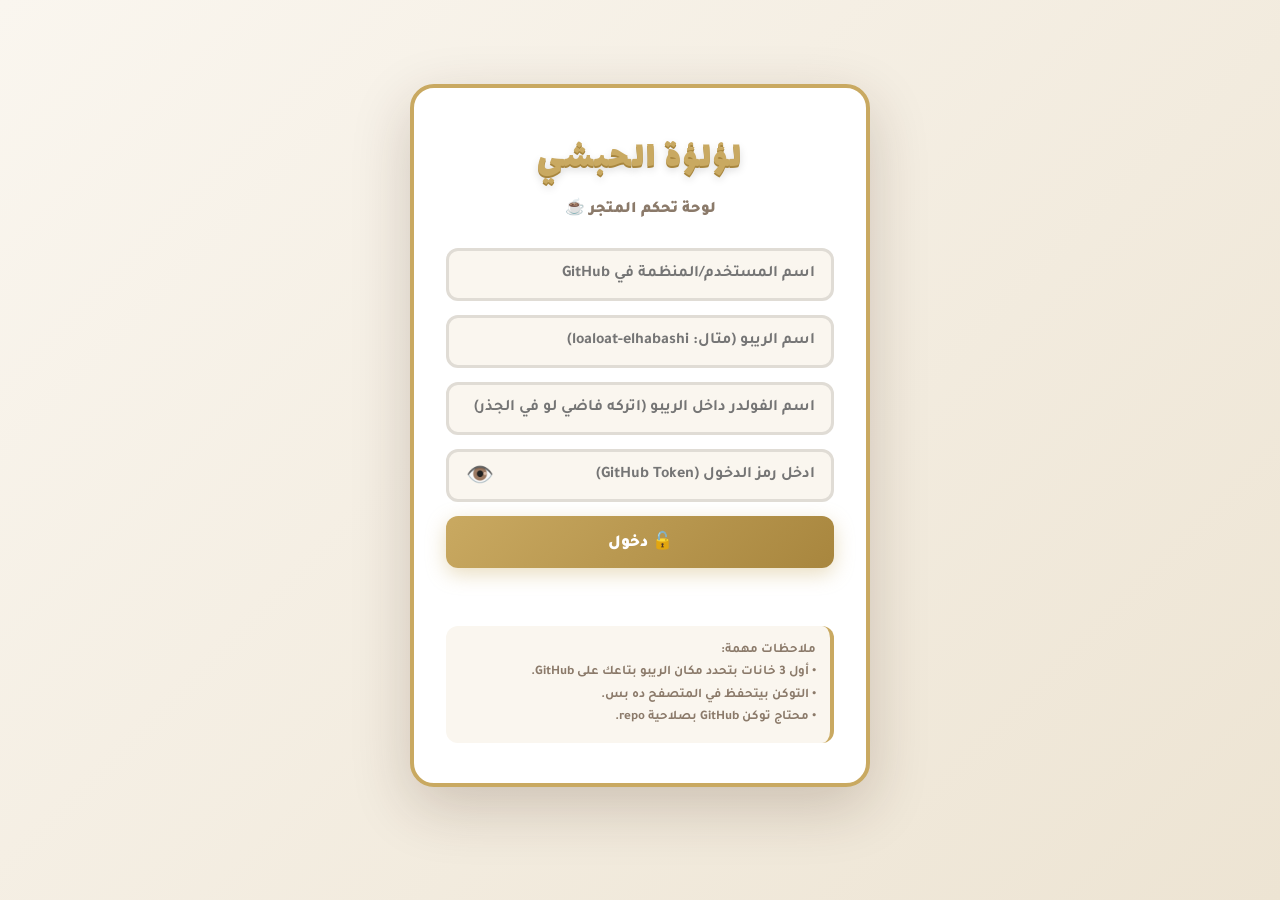
<file: admin.html>
<!DOCTYPE html>
<html lang="ar" dir="rtl">
<head>
    <meta charset="UTF-8">
    <meta name="viewport" content="width=device-width, initial-scale=1.0">
    <meta name="robots" content="noindex, nofollow">
    <title>لوحة تحكم مطاحن بن لؤلؤة الحبشي</title>

    <link rel="icon" type="image/png" href="assets/images/icon-192.png">

    <link rel="preconnect" href="https://fonts.googleapis.com">
    <link rel="preconnect" href="https://fonts.gstatic.com" crossorigin>
    <link href="https://fonts.googleapis.com/css2?family=Cairo:wght@500;700;900&family=Tajawal:wght@400;500;700;900&family=Lalezar&display=swap" rel="stylesheet">

    <style>
        :root {
            --pearl: #F5EFE6;
            --pearl-soft: #FAF6EF;
            --pearl-deep: #EDE4D3;
            --coffee: #3E1F0F;
            --coffee-soft: #5A3A28;
            --coffee-light: #8B5A3C;
            --gold: #C9A961;
            --gold-light: #E0C989;
            --gold-dark: #A8863E;
            --brown: #8B5A3C;
            --text: #2B1810;
            --text-soft: #5A3A28;
            --text-muted: #8B7A6A;
            --panel: #FFFFFF;
            --border: #E0DCD5;
            --danger: #C0392B;
            --success: #27AE60;
            --shadow: rgba(62, 31, 15, 0.1);
            --shadow-strong: rgba(62, 31, 15, 0.2);
        }

        * { box-sizing: border-box; margin: 0; padding: 0; }

        body {
            font-family: 'Tajawal', 'Cairo', sans-serif;
            background: linear-gradient(135deg, var(--pearl-soft), var(--pearl-deep));
            background-attachment: fixed;
            min-height: 100vh;
            color: var(--text);
            padding: 12px;
            font-size: 16px;
            font-weight: 700;
        }

        /* ============ Login ============ */
        .login-wrap {
            max-width: 460px;
            margin: 8vh auto;
            background: var(--panel);
            border: 4px solid var(--gold);
            border-radius: 24px;
            padding: 40px 32px;
            text-align: center;
            box-shadow: 0 20px 60px var(--shadow-strong);
        }

        .login-wrap h1 {
            font-family: 'Lalezar', 'Cairo', sans-serif;
            font-size: 2.4rem;
            font-weight: 400;
            color: var(--gold);
            margin-bottom: 8px;
            letter-spacing: 2px;
            text-shadow: 0 2px 0 var(--gold-dark), 0 4px 8px rgba(0, 0, 0, 0.15);
        }

        .login-wrap .subtitle {
            color: var(--text-muted);
            font-size: 1rem;
            margin-bottom: 28px;
            font-weight: 900;
        }

        .pw-wrap { position: relative; margin-bottom: 14px; }

        .login-wrap input {
            width: 100%;
            padding: 16px 16px 16px 56px;
            border: 3px solid var(--border);
            border-radius: 14px;
            font-family: inherit;
            font-size: 1rem;
            background: var(--pearl-soft);
            color: var(--text);
            font-weight: 700;
            transition: border-color 0.2s;
        }

        .login-wrap input:focus {
            outline: none;
            border-color: var(--gold);
            background: #FFFFFF;
        }

        .toggle-pw {
            position: absolute;
            left: 12px;
            top: 50%;
            transform: translateY(-50%);
            background: transparent;
            border: none;
            font-size: 1.4rem;
            cursor: pointer;
            padding: 8px;
            border-radius: 8px;
        }

        .toggle-pw:hover { background: rgba(201, 169, 97, 0.15); }

        #loginErr {
            color: var(--danger);
            font-size: 0.92rem;
            margin-top: 14px;
            min-height: 22px;
            font-weight: 900;
        }

        .login-hint {
            color: var(--text-muted);
            font-size: 0.82rem;
            margin-top: 22px;
            line-height: 1.7;
            text-align: right;
            padding: 14px;
            background: var(--pearl-soft);
            border-radius: 12px;
            border-right: 4px solid var(--gold);
        }

        /* ============ Buttons ============ */
        button {
            font-family: inherit;
            cursor: pointer;
            border: none;
            border-radius: 12px;
            padding: 14px 22px;
            font-weight: 900;
            font-size: 1rem;
            transition: transform 0.15s, box-shadow 0.15s, background 0.2s, filter 0.2s;
        }

        button:active { transform: scale(0.97); }
        button:disabled { opacity: 0.5; cursor: not-allowed; transform: none !important; }

        .btn-primary {
            background: linear-gradient(135deg, var(--gold), var(--gold-dark));
            color: #FFFFFF;
            box-shadow: 0 6px 20px rgba(201, 169, 97, 0.4);
            font-size: 1.05rem;
        }

        .btn-primary:hover:not(:disabled) {
            box-shadow: 0 10px 28px rgba(201, 169, 97, 0.55);
            transform: translateY(-2px);
            filter: brightness(1.05);
        }

        .btn-secondary {
            background: var(--pearl-soft);
            color: var(--coffee);
            border: 2px solid var(--border);
        }

        .btn-secondary:hover { background: #FFFFFF; border-color: var(--gold); }

        .btn-danger {
            background: transparent;
            color: var(--danger);
            border: 2px solid var(--danger);
            padding: 8px 14px;
            font-size: 0.85rem;
        }

        .btn-danger:hover { background: var(--danger); color: #FFFFFF; }

        .btn-add {
            background: transparent;
            color: var(--gold-dark);
            border: 3px dashed var(--gold);
            width: 100%;
            padding: 16px;
            font-size: 1rem;
            margin-top: 12px;
            border-radius: 14px;
        }

        .btn-add:hover { background: rgba(201, 169, 97, 0.08); }

        /* ============ Main ============ */
        #dashboard {
            max-width: 980px;
            margin: 0 auto;
            display: none;
        }

        #dashboard.active { display: block; }

        /* ============ Header ============ */
        .admin-header {
            background: var(--panel);
            border: 4px solid var(--gold);
            border-radius: 20px;
            padding: 20px 24px;
            margin-bottom: 20px;
            display: flex;
            flex-wrap: wrap;
            align-items: center;
            justify-content: space-between;
            gap: 14px;
            box-shadow: 0 10px 30px var(--shadow);
            position: sticky;
            top: 12px;
            z-index: 50;
        }

        .admin-header h1 {
            font-family: 'Lalezar', 'Cairo', sans-serif;
            font-size: 1.8rem;
            font-weight: 400;
            color: var(--gold);
            letter-spacing: 2px;
            margin: 0;
            text-shadow: 0 2px 0 var(--gold-dark);
        }

        .admin-actions { display: flex; gap: 10px; flex-wrap: wrap; }

        /* ============ Cards ============ */
        .card {
            background: var(--panel);
            border: 3px solid var(--gold);
            border-radius: 20px;
            padding: 24px;
            margin-bottom: 18px;
            box-shadow: 0 8px 24px var(--shadow);
        }

        .card-title {
            font-family: 'Cairo', sans-serif;
            font-size: 1.25rem;
            font-weight: 900;
            color: var(--coffee);
            display: flex;
            align-items: center;
            justify-content: space-between;
            gap: 10px;
            margin-bottom: 18px;
            padding-bottom: 14px;
            border-bottom: 3px solid var(--border);
        }

        .card-title .title-info {
            display: flex;
            align-items: center;
            gap: 10px;
            flex: 1;
            cursor: pointer;
        }

        .card-title .zone-icon { font-size: 1.6rem; }

        .card-title .toggle-chev {
            font-size: 1rem;
            transition: transform 0.2s;
            color: var(--text-muted);
        }

        .card-title .toggle-chev.open { transform: rotate(180deg); }

        .type-badge {
            font-size: 0.8rem;
            background: var(--pearl-soft);
            color: var(--text-muted);
            border: 2px solid var(--border);
            border-radius: 8px;
            padding: 4px 12px;
            font-weight: 900;
        }

        .zone-body { display: none; }
        .zone-body.open { display: block; }

        /* ============ Form Fields ============ */
        label {
            display: block;
            font-size: 0.9rem;
            color: var(--coffee-soft);
            margin-bottom: 6px;
            margin-top: 14px;
            font-weight: 900;
        }

        input[type=text],
        input[type=number],
        input[type=password],
        textarea {
            width: 100%;
            background: var(--pearl-soft);
            border: 3px solid var(--border);
            color: var(--text);
            border-radius: 12px;
            padding: 14px 16px;
            font-family: inherit;
            font-size: 1rem;
            font-weight: 700;
            transition: border-color 0.2s;
        }

        input:focus, textarea:focus {
            outline: none;
            border-color: var(--gold);
            background: #FFFFFF;
        }

        textarea { resize: vertical; min-height: 80px; line-height: 1.6; }

        /* ============ Product Box ============ */
        .item-box {
            background: var(--pearl-soft);
            border: 3px solid var(--border);
            border-radius: 16px;
            padding: 20px;
            margin-top: 14px;
            position: relative;
        }

        .item-box .item-num {
            position: absolute;
            top: 14px;
            left: 14px;
            background: linear-gradient(135deg, var(--gold), var(--gold-dark));
            color: #FFFFFF;
            font-size: 0.85rem;
            font-weight: 900;
            padding: 5px 14px;
            border-radius: 10px;
            box-shadow: 0 4px 10px rgba(201, 169, 97, 0.3);
        }

        .item-actions {
            display: flex;
            gap: 8px;
            position: absolute;
            top: 14px;
            right: 14px;
        }

        /* ============ Images Grid ============ */
        .images-grid {
            display: grid;
            grid-template-columns: repeat(auto-fill, minmax(140px, 1fr));
            gap: 14px;
            margin-top: 12px;
        }

        .img-cell { display: flex; flex-direction: column; gap: 6px; }

        .img-thumb {
            position: relative;
            aspect-ratio: 1 / 1;
            border: 3px solid var(--border);
            border-radius: 14px;
            overflow: hidden;
            background: #F0F0F0;
            transition: border-color 0.2s;
        }

        .img-thumb:hover { border-color: var(--gold); }

        .img-thumb img {
            width: 100%;
            height: 100%;
            object-fit: cover;
            display: block;
        }

        .img-thumb .img-del {
            position: absolute;
            top: 6px;
            right: 6px;
            background: var(--danger);
            color: #FFFFFF;
            border: none;
            width: 30px;
            height: 30px;
            border-radius: 50%;
            font-size: 0.9rem;
            font-weight: 900;
            display: flex;
            align-items: center;
            justify-content: center;
            cursor: pointer;
            box-shadow: 0 3px 8px rgba(192, 57, 43, 0.5);
        }

        .img-add-btn {
            display: flex;
            flex-direction: column;
            align-items: center;
            justify-content: center;
            gap: 6px;
            aspect-ratio: 1 / 1;
            border: 3px dashed var(--gold);
            border-radius: 14px;
            background: rgba(201, 169, 97, 0.05);
            color: var(--gold-dark);
            font-size: 2rem;
            cursor: pointer;
            font-weight: 900;
            transition: background 0.2s, transform 0.2s;
        }

        .img-add-btn:hover {
            background: rgba(201, 169, 97, 0.15);
            transform: scale(1.02);
        }

        .img-add-btn small { font-size: 0.85rem; font-weight: 900; }

        input[type="file"] { display: none; }

        /* ============ Roast Levels Editor ============ */
        .roast-editor {
            background: #FFFDF5;
            border: 3px dashed var(--gold);
            border-radius: 14px;
            padding: 18px;
            margin: 18px 0 12px;
        }

        .roast-editor > label {
            margin-top: 0;
            display: flex;
            align-items: center;
            gap: 8px;
            color: var(--coffee);
            font-size: 1rem;
        }

        .roast-hint {
            color: var(--text-muted);
            font-size: 0.82rem;
            font-weight: 700;
            margin-top: 8px;
            line-height: 1.6;
        }

        .roast-chips-wrap {
            display: flex;
            flex-wrap: wrap;
            gap: 8px;
            margin-top: 12px;
        }

        .roast-chip-btn {
            display: inline-flex;
            align-items: center;
            gap: 8px;
            padding: 8px 14px;
            border: 2.5px solid var(--border);
            border-radius: 999px;
            background: #fff;
            color: var(--text);
            font: inherit;
            font-size: 0.88rem;
            font-weight: 900;
            cursor: pointer;
            transition: all 0.15s;
        }

        .roast-chip-btn:hover { border-color: var(--gold); }

        .roast-chip-btn.on {
            background: linear-gradient(135deg, var(--gold), var(--gold-dark));
            color: #fff;
            border-color: var(--gold-dark);
            box-shadow: 0 3px 10px rgba(201, 169, 97, 0.35);
        }

        .roast-chip-btn.off {
            opacity: 0.45;
            text-decoration: line-through;
        }

        .roast-chip-dot {
            width: 16px;
            height: 16px;
            border-radius: 50%;
            border: 1.5px solid rgba(0, 0, 0, 0.15);
            display: inline-block;
        }

        .roast-chip-btn.on .roast-chip-dot {
            border-color: rgba(255, 255, 255, 0.5);
        }

        /* ============ Offers ============ */
        .offers-grid {
            display: grid;
            grid-template-columns: repeat(auto-fill, minmax(240px, 1fr));
            gap: 16px;
            margin-top: 12px;
        }

        .offer-card {
            background: var(--pearl-soft);
            border: 3px solid var(--border);
            border-radius: 14px;
            padding: 14px;
            position: relative;
            display: flex;
            flex-direction: column;
            gap: 10px;
            transition: border-color 0.2s;
        }

        .offer-card:hover { border-color: var(--gold); }

        .offer-card .offer-num {
            position: absolute;
            top: 10px;
            left: 10px;
            background: linear-gradient(135deg, var(--gold), var(--gold-dark));
            color: #fff;
            font-size: 0.75rem;
            font-weight: 900;
            padding: 3px 10px;
            border-radius: 8px;
            z-index: 2;
        }

        .offer-card .offer-img-box {
            position: relative;
            aspect-ratio: 1 / 1;
            border-radius: 10px;
            overflow: hidden;
            background: #F0F0F0;
            border: 2px solid var(--border);
        }

        .offer-card .offer-img-box img {
            width: 100%;
            height: 100%;
            object-fit: cover;
            display: block;
        }

        .offer-card .offer-img-box .offer-img-del {
            position: absolute;
            top: 6px;
            right: 6px;
            background: var(--danger);
            color: #fff;
            border: none;
            width: 28px;
            height: 28px;
            border-radius: 50%;
            font-size: 0.85rem;
            font-weight: 900;
            cursor: pointer;
            display: flex;
            align-items: center;
            justify-content: center;
            z-index: 2;
        }

        .offer-card .offer-img-box .offer-img-change {
            position: absolute;
            bottom: 6px;
            left: 6px;
            background: rgba(0, 0, 0, 0.7);
            color: #fff;
            border: none;
            padding: 4px 10px;
            border-radius: 8px;
            font-size: 0.72rem;
            font-weight: 900;
            cursor: pointer;
            z-index: 2;
        }

        .offer-card .offer-img-add {
            display: flex;
            flex-direction: column;
            align-items: center;
            justify-content: center;
            gap: 4px;
            aspect-ratio: 1 / 1;
            border: 3px dashed var(--gold);
            border-radius: 10px;
            background: rgba(201, 169, 97, 0.05);
            color: var(--gold-dark);
            font-size: 1.5rem;
            font-weight: 900;
            cursor: pointer;
            transition: background 0.2s;
        }

        .offer-card .offer-img-add:hover { background: rgba(201, 169, 97, 0.15); }
        .offer-card .offer-img-add small { font-size: 0.75rem; font-weight: 900; }

        .offer-card .offer-text-label {
            font-size: 0.78rem;
            color: var(--text-muted);
            font-weight: 900;
            margin-top: 4px;
        }

        .offer-card .offer-text-input {
            width: 100%;
            background: #FFFFFF;
            border: 2px solid var(--border);
            border-radius: 10px;
            padding: 10px 12px;
            font-family: inherit;
            font-size: 0.9rem;
            font-weight: 700;
            color: var(--text);
            min-height: 70px;
            resize: vertical;
            line-height: 1.5;
        }

        .offer-card .offer-text-input:focus { outline: none; border-color: var(--gold); }

        .offer-card .offer-del-btn {
            background: transparent;
            color: var(--danger);
            border: 2px solid var(--danger);
            border-radius: 8px;
            padding: 6px 12px;
            font-size: 0.78rem;
            font-weight: 900;
            cursor: pointer;
            margin-top: 4px;
        }

        .offer-card .offer-del-btn:hover { background: var(--danger); color: #fff; }

        /* ============ Sizes ============ */
        .size-chips { display: flex; flex-wrap: wrap; gap: 8px; margin-top: 12px; }

        .size-chip {
            background: #FFFFFF;
            color: var(--text);
            border: 3px solid var(--border);
            padding: 10px 18px;
            border-radius: 12px;
            font-size: 0.95rem;
            font-weight: 900;
            cursor: pointer;
            transition: all 0.15s;
        }

        .size-chip:hover { border-color: var(--gold); transform: translateY(-2px); }

        .size-chip.selected {
            background: linear-gradient(135deg, var(--gold), var(--gold-dark));
            color: #FFFFFF;
            border-color: var(--gold-dark);
            box-shadow: 0 4px 12px rgba(201, 169, 97, 0.4);
        }

        .selected-sizes {
            display: flex;
            flex-direction: column;
            gap: 10px;
            margin-top: 14px;
            padding: 16px;
            background: #FFFFFF;
            border-radius: 12px;
            border: 3px solid var(--border);
            min-height: 60px;
        }

        .selected-size-row {
            display: flex;
            flex-wrap: wrap;
            align-items: center;
            gap: 10px;
            padding: 10px 12px;
            background: var(--pearl-soft);
            border-radius: 10px;
            border-right: 5px solid var(--gold);
        }

        .selected-size-row .sz-label {
            flex: 1;
            font-weight: 900;
            font-size: 1.05rem;
            color: var(--coffee);
            min-width: 80px;
        }

        .selected-size-row .sz-price-input {
            width: 120px;
            padding: 10px;
            border: 2px solid var(--border);
            border-radius: 8px;
            font-family: inherit;
            font-weight: 900;
            font-size: 1rem;
            text-align: center;
            background: #FFFFFF;
        }

        .selected-size-row .sz-price-input:focus {
            outline: none;
            border-color: var(--gold);
        }

        .selected-size-row .sz-del {
            background: var(--danger);
            color: #FFFFFF;
            border: none;
            width: 34px;
            height: 34px;
            border-radius: 50%;
            font-size: 0.95rem;
            font-weight: 900;
            cursor: pointer;
            display: flex;
            align-items: center;
            justify-content: center;
            flex-shrink: 0;
        }

        /* ============ Status Toast ============ */
        #statusMsg {
            position: fixed;
            bottom: 20px;
            right: 20px;
            left: 20px;
            max-width: 460px;
            margin: 0 auto;
            background: #FFFFFF;
            border: 4px solid var(--border);
            border-radius: 16px;
            padding: 18px 24px;
            text-align: center;
            font-weight: 900;
            font-size: 1rem;
            display: none;
            z-index: 100;
            box-shadow: 0 15px 40px var(--shadow-strong);
        }

        #statusMsg.show { display: block; }
        #statusMsg.ok { border-color: var(--success); color: var(--success); }
        #statusMsg.err { border-color: var(--danger); color: var(--danger); }
        #statusMsg.loading { border-color: var(--gold); color: var(--gold-dark); }

        /* ============ Loading Overlay ============ */
        #loadingOverlay {
            position: fixed;
            inset: 0;
            background: rgba(62, 31, 15, 0.85);
            display: none;
            align-items: center;
            justify-content: center;
            z-index: 200;
            backdrop-filter: blur(6px);
        }

        #loadingOverlay.show { display: flex; }

        .loader {
            background: #FFFFFF;
            padding: 36px 46px;
            border-radius: 20px;
            text-align: center;
            border: 4px solid var(--gold);
            box-shadow: 0 20px 60px rgba(0, 0, 0, 0.4);
            max-width: 340px;
        }

        .loader .spinner {
            width: 50px;
            height: 50px;
            border: 5px solid var(--border);
            border-top-color: var(--gold);
            border-radius: 50%;
            margin: 0 auto 18px;
            animation: spin 0.8s linear infinite;
        }

        @keyframes spin { to { transform: rotate(360deg); } }

        .loader p {
            font-weight: 900;
            color: var(--coffee);
            font-size: 1rem;
            line-height: 1.5;
        }

        /* ============ Visibility Toggle ============ */
        .vis-toggle {
            display: flex;
            align-items: center;
            gap: 8px;
            background: var(--pearl-soft);
            padding: 8px 14px;
            border-radius: 20px;
            font-size: 0.85rem;
            font-weight: 900;
            color: var(--text-muted);
            cursor: pointer;
            border: 3px solid var(--border);
            user-select: none;
            transition: all 0.2s;
        }

        .vis-toggle.on {
            background: rgba(39, 174, 96, 0.1);
            border-color: var(--success);
            color: var(--success);
        }

        .vis-toggle.off {
            background: rgba(192, 57, 43, 0.1);
            border-color: var(--danger);
            color: var(--danger);
        }

        /* ============ Save Bar ============ */
        .save-bar {
            position: sticky;
            bottom: 16px;
            background: #FFFFFF;
            border: 4px solid var(--gold);
            border-radius: 20px;
            padding: 16px;
            margin-top: 20px;
            box-shadow: 0 -8px 30px var(--shadow-strong);
            z-index: 40;
        }

        .save-bar button { width: 100%; padding: 20px; font-size: 1.15rem; }

        /* ============ Responsive ============ */
        @media (max-width: 600px) {
            body { padding: 8px; font-size: 15px; }
            .admin-header { padding: 16px; gap: 10px; }
            .admin-header h1 { font-size: 1.5rem; }
            .admin-actions { width: 100%; justify-content: stretch; }
            .admin-actions button { flex: 1; padding: 12px 14px; font-size: 0.9rem; }
            .card { padding: 18px; }
            .item-box { padding: 16px; }
            .selected-size-row .sz-price-input { width: 90px; }
            .offers-grid { grid-template-columns: 1fr; }
        }
    </style>
</head>
<body>

<!-- ============ Login Screen ============ -->
<div id="loginScreen" class="login-wrap">
    <h1>لؤلؤة الحبشي</h1>
    <p class="subtitle">لوحة تحكم المتجر ☕</p>

    <div class="pw-wrap">
        <input type="text" id="ownerInput" placeholder="اسم المستخدم/المنظمة في GitHub" autocomplete="off">
    </div>
    <div class="pw-wrap">
        <input type="text" id="repoInput" placeholder="اسم الريبو (مثال: loaloat-elhabashi)" autocomplete="off">
    </div>
    <div class="pw-wrap">
        <input type="text" id="folderInput" placeholder="اسم الفولدر داخل الريبو (اتركه فاضي لو في الجذر)" autocomplete="off">
    </div>
    <div class="pw-wrap">
        <input type="password" id="pwInput" placeholder="أدخل رمز الدخول (GitHub Token)" autocomplete="off">
        <button type="button" id="togglePw" class="toggle-pw">👁️</button>
    </div>

    <button class="btn-primary" style="width:100%;" id="loginBtn">🔓 دخول</button>
    <div id="loginErr"></div>

    <p class="login-hint">
        <strong>ملاحظات مهمة:</strong><br>
        • أول 3 خانات بتحدد مكان الريبو بتاعك على GitHub.<br>
        • التوكن بيتحفظ في المتصفح ده بس.<br>
        • محتاج توكن GitHub بصلاحية <strong>repo</strong>.
    </p>
</div>

<!-- ============ Loading Overlay ============ -->
<div id="loadingOverlay">
    <div class="loader">
        <div class="spinner"></div>
        <p id="loadingText">جاري التحميل...</p>
    </div>
</div>

<!-- ============ Dashboard ============ -->
<div id="dashboard">

    <header class="admin-header">
        <h1>🎛️ لوحة تحكم لؤلؤة الحبشي</h1>
        <div class="admin-actions">
            <button class="btn-secondary" id="reloadBtn">↻ تحديث</button>
            <button class="btn-primary" id="saveBtn">💾 حفظ</button>
            <button class="btn-secondary" id="logoutBtn">🔑 خروج</button>
        </div>
    </header>

    <!-- Config -->
    <div class="card">
        <div class="card-title">
            <span class="title-info">
                <span class="zone-icon">⚙️</span>
                <span>الإعدادات العامة</span>
            </span>
        </div>
        <div id="configFields"></div>
    </div>

    <!-- Featured -->
    <div class="card">
        <div class="card-title">
            <span class="title-info">
                <span class="zone-icon">⭐</span>
                <span>الصور المميزة (سلايدر)</span>
            </span>
        </div>
        <div id="featuredFields"></div>
    </div>

    <!-- Offers -->
    <div class="card">
        <div class="card-title">
            <span class="title-info">
                <span class="zone-icon">🔥</span>
                <span>عروض وخصومات</span>
                <span class="type-badge" id="offersCount">0 عرض</span>
            </span>
        </div>
        <div id="offersFields"></div>
    </div>

    <!-- Zones -->
    <div id="zonesWrap"></div>

    <button class="btn-add" id="addZoneBtn">+ إضافة قسم جديد</button>

    <!-- Save Bar -->
    <div class="save-bar">
        <button class="btn-primary" id="saveBtnBottom">💾 حفظ كل التعديلات</button>
    </div>

</div>

<div id="statusMsg"></div>

<script src="admin.js"></script>
</body>
</html>
</file>
